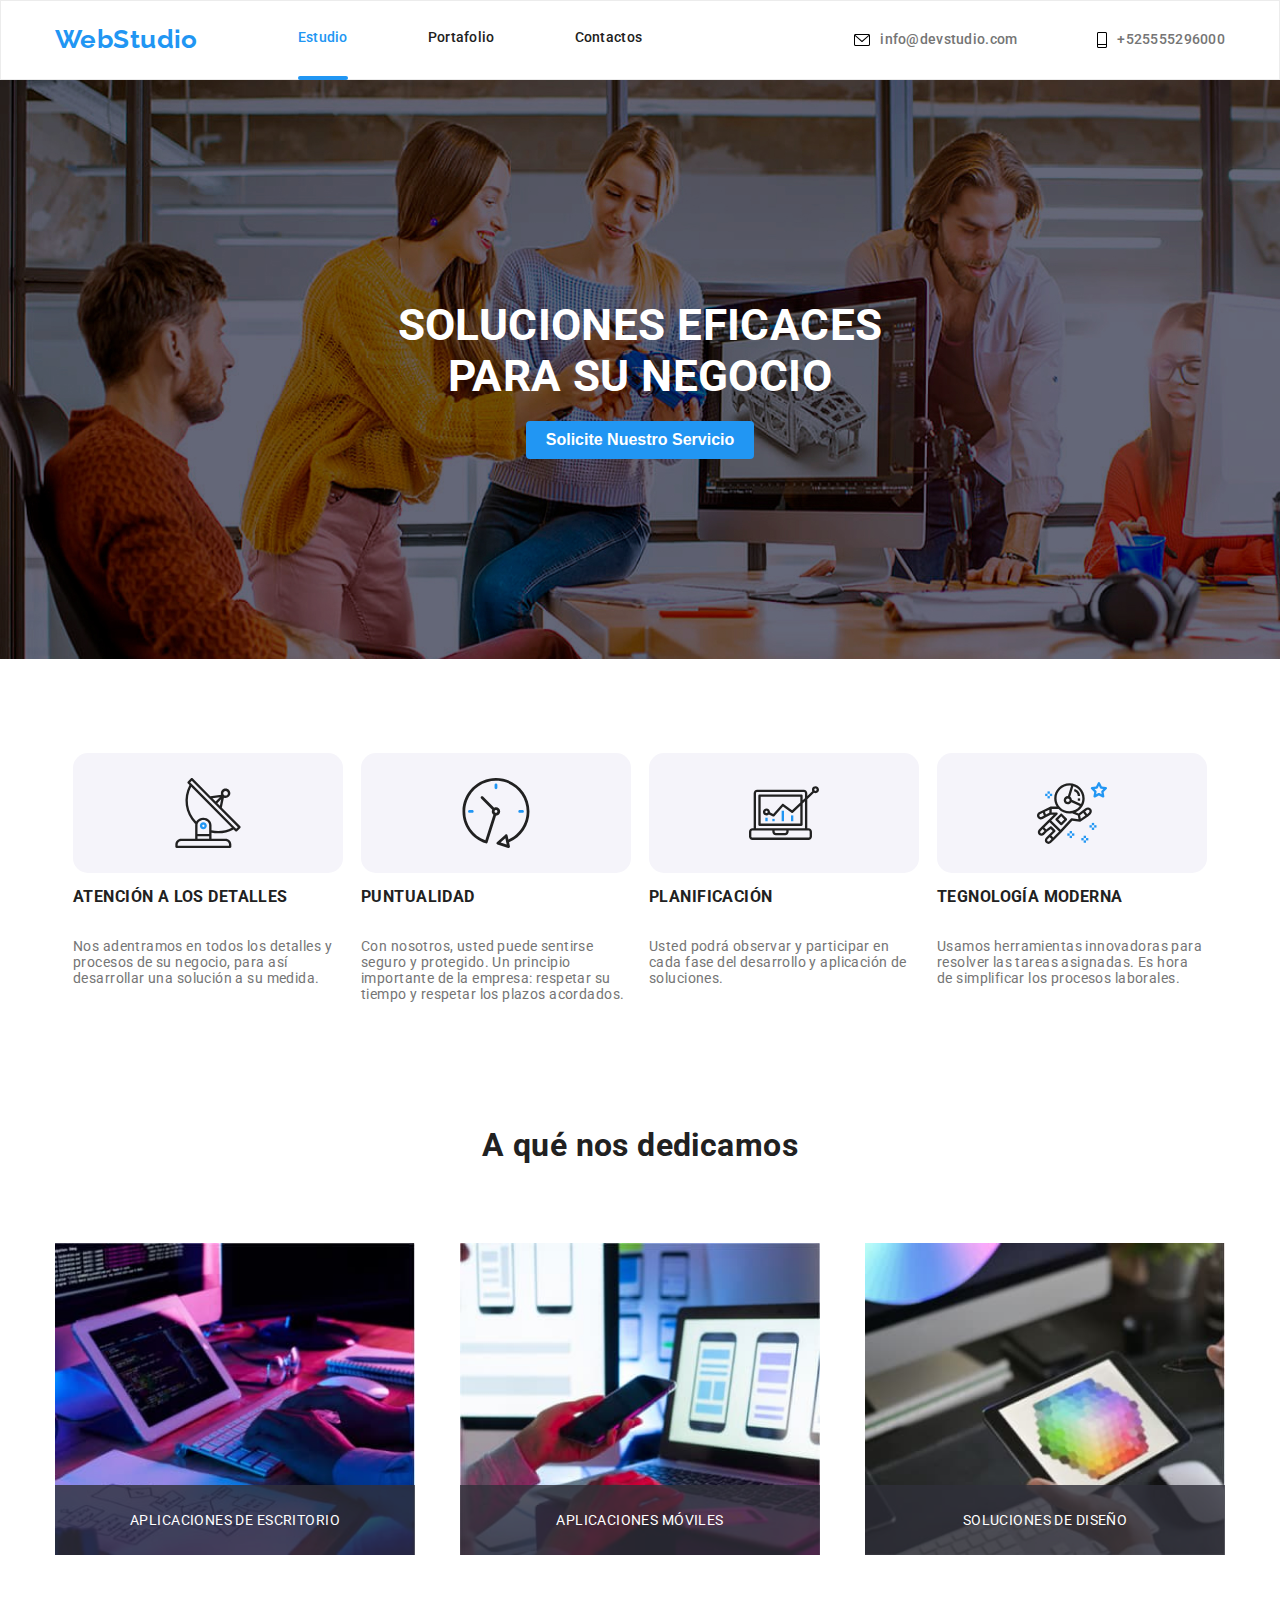
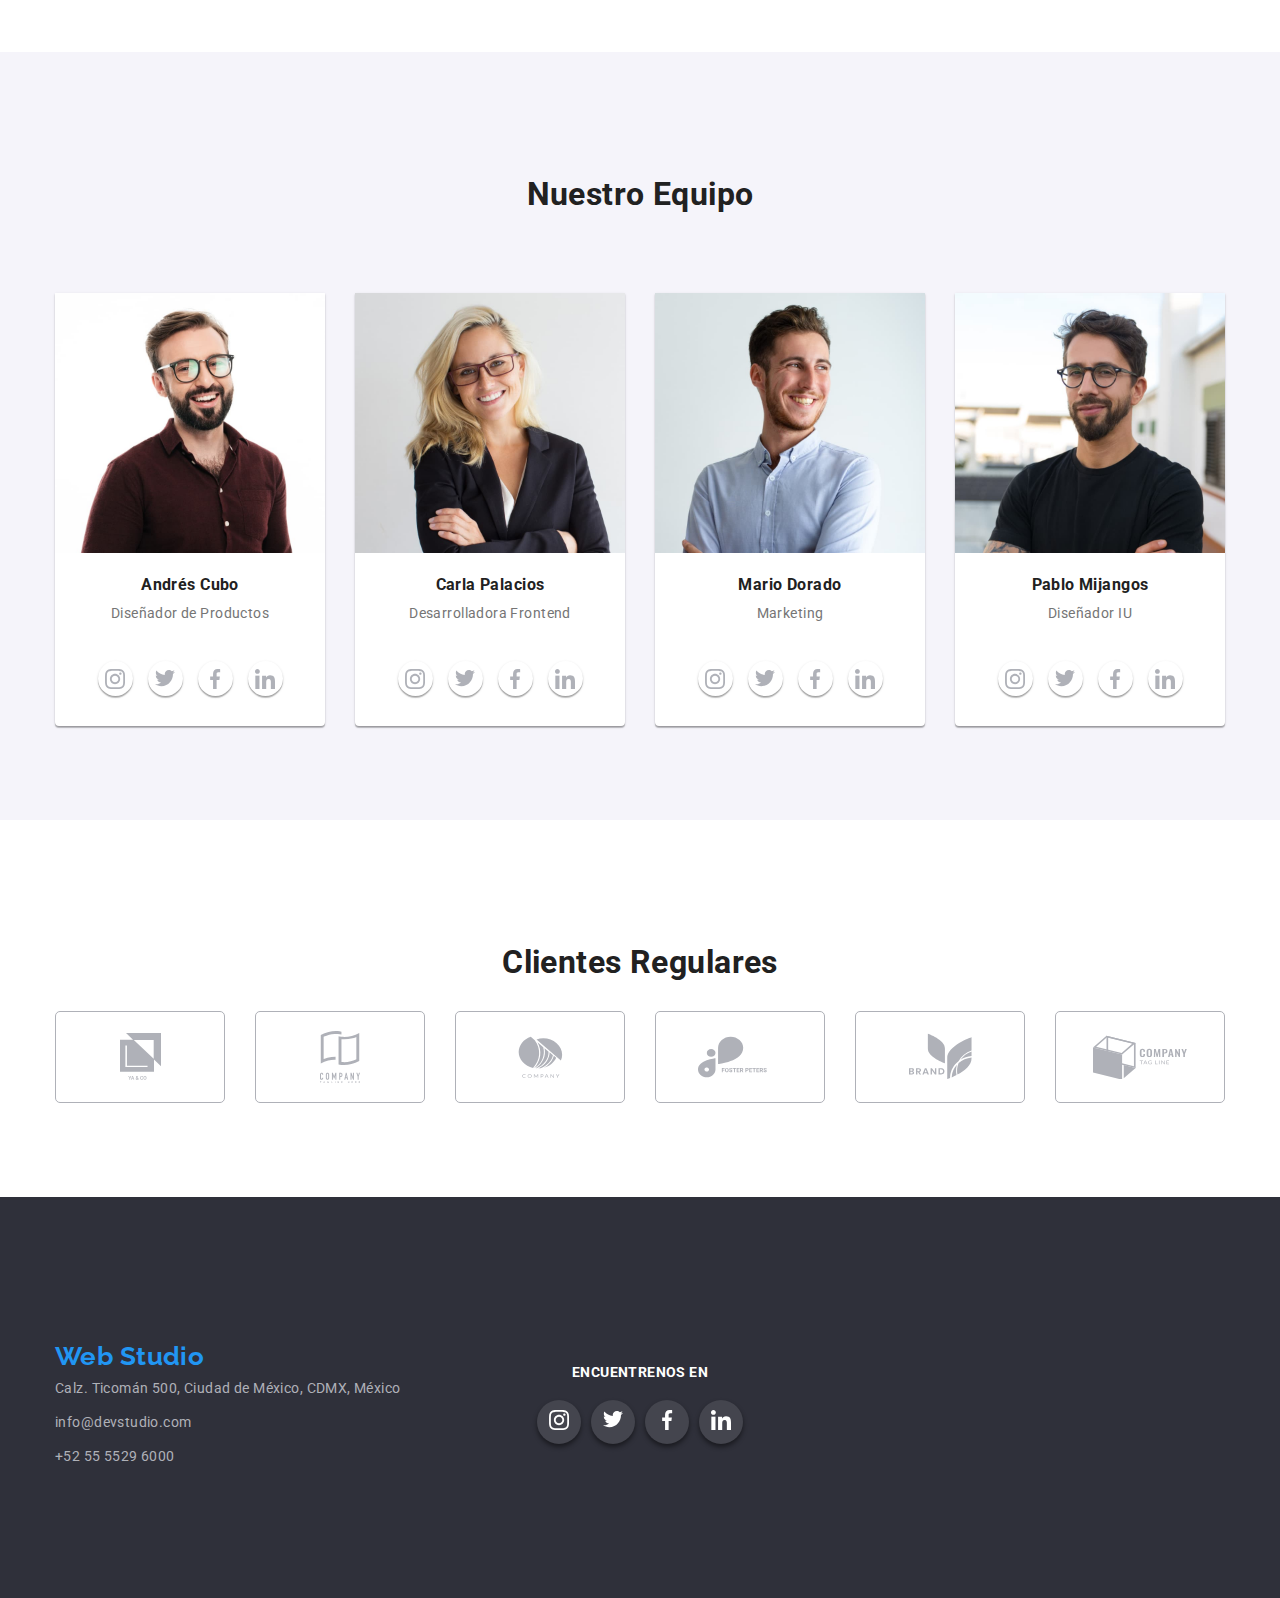
<file: index.html>
<!DOCTYPE html>
<html lang="en">
  <head>
    <meta charset="UTF-8" />
    <meta http-equiv="X-UA-Compatible" content="IE=edge" />
    <meta
      name="description"
      content="El estudio de los conceptos basicos de HTML5 para principiantes"
    />
    <link
      href="https://fonts.googleapis.com/css2?family=Roboto:wght@400;500;700;900&display=swap"
      rel="stylesheet"
    />
    <link
      href="https://fonts.googleapis.com/css2?family=Raleway:wght@700&display=swap"
      rel="stylesheet"
    />
    <link rel="stylesheet" href="./css/styles.css" />
    <link rel="stylesheet" href="./css/modern-normalize.css" />

    <title>WEB STUDIO</title>    
  </head>

  <body>
    <!-- SECTION - HEADER-->
    <header class="page-header">
      <div class="container">
        <nav>
          <!-- LOGO -->
          <a class="logo" href="index.html">WebStudio</a>
          <!-- MENU -->
          <ul class="nav-menu">
            <li><a class="page current" href="./index.html">Estudio</a></li>
            <li><a class="page" href="./portafolio.html">Portafolio</a></li>
            <li><a class="page" href="">Contactos</a></li>
          </ul>
        </nav>
        <!-- CONTACTOS -->
        <ul class="contacts-menu">
          <li>
            <a class="item" href="#">
              <svg class="icon" width="16" height="12">
                <use href="./images/SVG/icons.svg#email"></use>
              </svg>
              info@devstudio.com
            </a>
          </li>

          <li>
            <a class="item" href="#">
              <svg class="icon" width="10" height="16">
                <use href="./images/SVG/icons.svg#smartphone"></use>
              </svg>
              +525555296000
            </a>
          </li>
        </ul>
      </div>
    </header>

    <!-- SECTION MAIN -->
    <main>
      <section class="backdrop is-hidden" data-backdrop>
        <form action="" class="modal-form is-hidden" data-modal>
        <button  class="modal-form__closeBtn" type="button" data-modal-close>X</button>
      </form>
      </section>
      <!-- TUTULO - BOTON-->
      <section class="bg-fondo">
        <h1 class="main-title">SOLUCIONES EFICACES PARA SU NEGOCIO</h1>
        <button type="button" class="button-primary" data-modal-open>
          Solicite nuestro servicio
        </button>
        <div class="overlay"></div>
      </section>
      <!-- LISTA - DESCRIPCION -->
      <section class="benefits">
        <div class="container">
          <ul class="benefits-list">
            <li>
              <div>
                <svg class="icon-benefits" width="70" height="70">
                  <use href="./images/SVG/icons.svg#antena"></use>
                </svg>
              </div>

              <h3 class="title">ATENCIÓN A LOS DETALLES</h3>
              <p class="benefits-description">
                Nos adentramos en todos los detalles y procesos de su negocio,
                para así desarrollar una solución a su medida.
              </p>
            </li>

            <li>
              <div>
                <svg class="icon-benefits" width="70" height="70">
                  <use href="./images/SVG/icons.svg#clock"></use>
                </svg>
              </div>
              <h3 class="title">PUNTUALIDAD</h3>
              <p class="benefits-description">
                Con nosotros, usted puede sentirse seguro y protegido. Un
                principio importante de la empresa: respetar su tiempo y
                respetar los plazos acordados.
              </p>
            </li>

            <li>
              <div>
                <svg class="icon-benefits" width="70" height="70">
                  <use href="./images/SVG/icons.svg#computadora"></use>
                </svg>
              </div>
              <h3 class="title">PLANIFICACIÓN</h3>
              <p class="benefits-description">
                Usted podrá observar y participar en cada fase del desarrollo y
                aplicación de soluciones.
              </p>
            </li>

            <li>
              <div>
                <svg class="icon-benefits" width="70" height="70">
                  <use href="./images/SVG/icons.svg#astronaut"></use>
                </svg>
              </div>
              <h3 class="title">TEGNOLOGÍA MODERNA</h3>
              <p class="benefits-description">
                Usamos herramientas innovadoras para resolver las tareas
                asignadas. Es hora de simplificar los procesos laborales.
              </p>
            </li>
          </ul>
        </div>
      </section>

      <!--LISTA IMAGES -->
      <section class="servis no-top-pading">
        <div class="container">
          <h2>A qué nos dedicamos</h2>
          <!-- IMAGES -->
          <ul>
            <li>
              <div class="images">
                <img
                  src="./images/teclado.jpg"
                  alt="tecladotablet"
                  width="100%"
                />
                <p class="description">APLICACIONES DE ESCRITORIO</p>
              </div>
            </li>
            <li>
              <div class="images">
                <img
                  src="./images/portatil.jpg"
                  alt="portatiltelefono"
                  width="100%"
                />
                <p class="description">APLICACIONES MÓVILES</p>
              </div>
            </li>
            <li>
              <div class="images">
                <img
                  src="./images/tablet.jpg"
                  alt="tabletcolores"
                  width="100%"
                />
                <p class="description">SOLUCIONES DE DISEÑO</p>
              </div>
            </li>
          </ul>
        </div>
      </section>
      <!-- SECTION - PROFESSIONS-->
      <section class="professions">
        <div class="container">
          <h2>Nuestro Equipo</h2>
          <!-- IMAGES - EQUIPO - DESCRIPCION -->
          <ul class="professions-work">
            <li>
              <img src="images/imagen3.jpg" alt="andrescubo" width="270" />
              <h3>Andrés Cubo</h3>
              <p>Diseñador de Productos</p>
              <ul>
                <li>
                  <a href="#">
                    <svg class="icon" widht="20" heigth="20">
                      <use href="./images/SVG/icons.svg#instagram"></use>
                    </svg>
                  </a>
                </li>
                <li>
                  <a href="#">
                    <svg class="icon" width="20" height="18">
                      <use href="./images/SVG/icons.svg#twitter"></use>
                    </svg>
                  </a>
                </li>
                <li>
                  <a href="#">
                    <svg class="icon" widht="20" heigth="20">
                      <use href="./images/SVG/icons.svg#facebook"></use>
                    </svg>
                  </a>
                </li>
                <li>
                  <a href="#">
                    <svg class="icon" widht="20" heigth="20">
                      <use href="./images/SVG/icons.svg#linkedin"></use>
                    </svg>
                  </a>
                </li>
              </ul>
            </li>

            <li>
              <img src="images/imagen4.jpg" alt="carlapalacios" width="270" />
              <h3>Carla Palacios</h3>
              <p>Desarrolladora Frontend</p>
              <ul>
                <li>
                  <a href="#">
                    <svg class="icon" widht="20" heigth="20">
                      <use href="./images/SVG/icons.svg#instagram"></use>
                    </svg>
                  </a>
                </li>
                <li>
                  <a href="#">
                    <svg class="icon" widht="20" heigth="20">
                      <use href="./images/SVG/icons.svg#twitter"></use>
                    </svg>
                  </a>
                </li>
                <li>
                  <a href="#">
                    <svg class="icon" widht="20" heigth="20">
                      <use href="./images/SVG/icons.svg#facebook"></use>
                    </svg>
                  </a>
                </li>
                <li>
                  <a href="#">
                    <svg class="icon" widht="20" heigth="20">
                      <use href="./images/SVG/icons.svg#linkedin"></use>
                    </svg>
                  </a>
                </li>
              </ul>
            </li>

            <li>
              <img src="images/imagen5.jpg" alt="mariodorado" width="270" />
              <h3>Mario Dorado</h3>
              <p>Marketing</p>
              <ul>
                <li>
                  <a href="#">
                    <svg class="icon" widht="20" heigth="20">
                      <use href="./images/SVG/icons.svg#instagram"></use>
                    </svg>
                  </a>
                </li>
                <li>
                  <a href="#">
                    <svg class="icon" widht="20" heigth="20">
                      <use href="./images/SVG/icons.svg#twitter"></use>
                    </svg>
                  </a>
                </li>
                <li>
                  <a href="#">
                    <svg class="icon" widht="20" heigth="20">
                      <use href="./images/SVG/icons.svg#facebook"></use>
                    </svg>
                  </a>
                </li>
                <li>
                  <a href="#">
                    <svg class="icon" widht="20" heigth="20">
                      <use href="./images/SVG/icons.svg#linkedin"></use>
                    </svg>
                  </a>
                </li>
              </ul>
            </li>

            <li>
              <img src="images/imagen6.jpg" alt="pablomijangos" width="270" />
              <h3>Pablo Mijangos</h3>
              <p>Diseñador IU</p>
              <ul>
                <li>
                  <a href="#">
                    <svg class="icon" widht="20" heigth="20">
                      <use href="./images/SVG/icons.svg#instagram"></use>
                    </svg>
                  </a>
                </li>
                <li>
                  <a href="#">
                    <svg class="icon" widht="20" heigth="20">
                      <use href="./images/SVG/icons.svg#twitter"></use>
                    </svg>
                  </a>
                </li>
                <li>
                  <a href="#">
                    <svg class="icon" widht="20" heigth="20">
                      <use href="./images/SVG/icons.svg#facebook"></use>
                    </svg>
                  </a>
                </li>
                <li>
                  <a href="#">
                    <svg class="icon" widht="20" heigth="20">
                      <use href="./images/SVG/icons.svg#linkedin"></use>
                    </svg>
                  </a>
                </li>
              </ul>
            </li>
          </ul>
        </div>
      </section>
      <!-- clientes regulares  -->
      <section class="section customers">
        <div class="container">
          <h2>Clientes Regulares</h2>

          <ul>
            <li>
              <svg class="icon-customer" width="41" height="47">
                <use href="./images/SVG/icons.svg#client-1"></use>
              </svg>
            </li>

            <li>
              <svg class="icon-customer" width="40" height="52">
                <use href="./images/SVG/icons.svg#client-2"></use>
              </svg>
            </li>

            <li>
              <svg class="icon-customer" width="45" height="42">
                <use href="./images/SVG/icons.svg#client-3"></use>
              </svg>
            </li>
            <li>
              <svg class="icon-customer" width="85" height="42">
                <use href="./images/SVG/icons.svg#client-4"></use>
              </svg>
            </li>
            <li>
              <svg class="icon-customer" width="63" height="47">
                <use href="./images/SVG/icons.svg#client-5"></use>
              </svg>
            </li>
            <li>
              <svg class="icon-customer" width="94" height="44">
                <use href="./images/SVG/icons.svg#client-6"></use>
              </svg>
            </li>
          </ul>
        </div>
      </section>
    </main>
    <!-- PARTE FINAL -->
    <footer>
      <div class="container">
        <a class="logo" href="">Web Studio</a>
        <address>
          <ul>
            <li>
              <a class="contact"
                >Calz. Ticomán 500, Ciudad de México, CDMX, México</a
              >
            </li>
            <li>
              <a class="contact" href="mailto:info@example.com"
                >info@devstudio.com</a
              >
            </li>
            <li>
              <a class="contact" href="tel:+525555296000 ">+52 55 5529 6000</a>
            </li>
          </ul>
        </address>
        <aside>
          <p>ENCUENTRENOS EN</p>
          <ul>
            <li>
              <a href="#">
                <svg class="icon" width="20" height="20">
                  <use href="./images/SVG/icons.svg#instagram"></use>
                </svg>
              </a>
            </li>
            <li>
              <a href="#">
                <svg class="icon" width="20" height="20">
                  <use href="./images/SVG/icons.svg#twitter"></use>
                </svg>
              </a>
            </li>
            <li>
              <a href="#">
                <svg class="icon" width="20" height="20">
                  <use href="./images/SVG/icons.svg#facebook"></use>
                </svg>
              </a>
            </li>
            <li>
              <a href="#">
                <svg class="icon" width="20" height="20">
                  <use href="./images/SVG/icons.svg#linkedin"></use>
                </svg>
              </a>
            </li>
          </ul>
        </aside>
      </div>
    </footer>
    <script src="./js/modal.js"></script>
  </body>
</html>
</file>
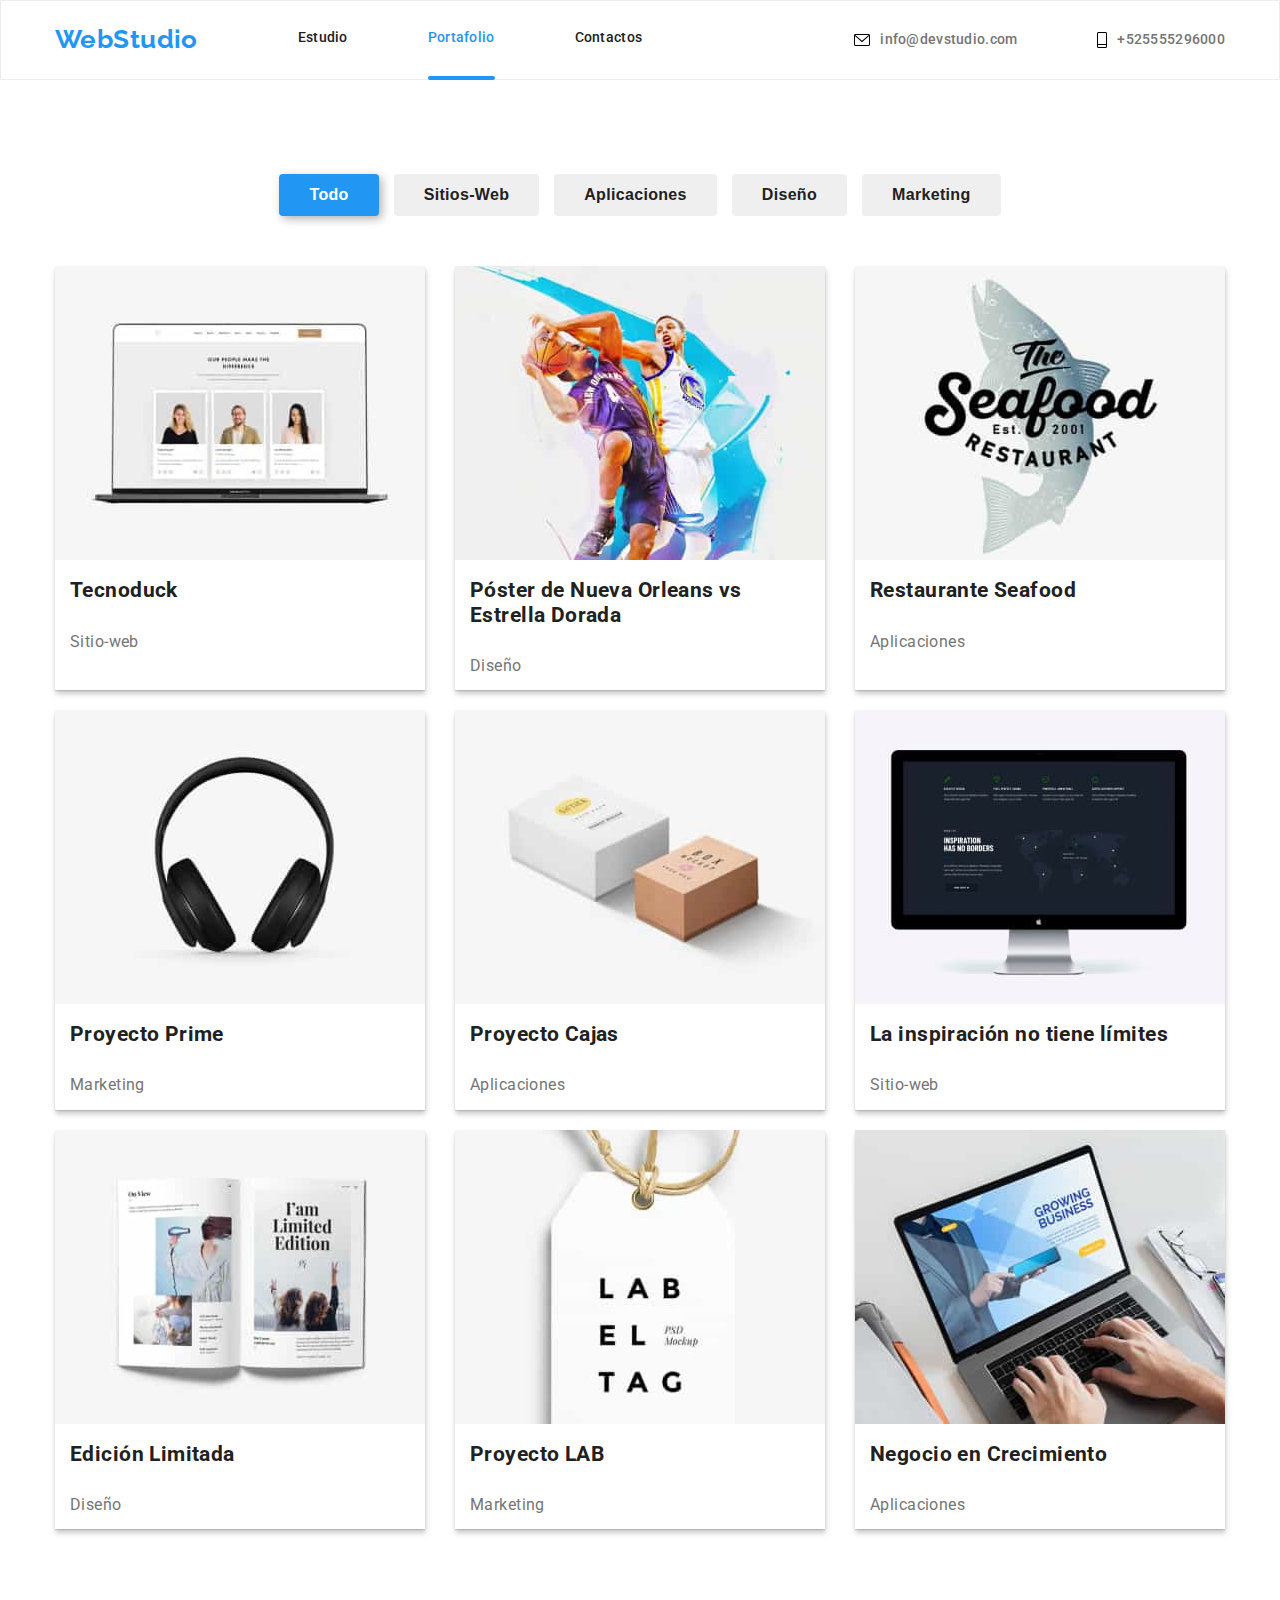
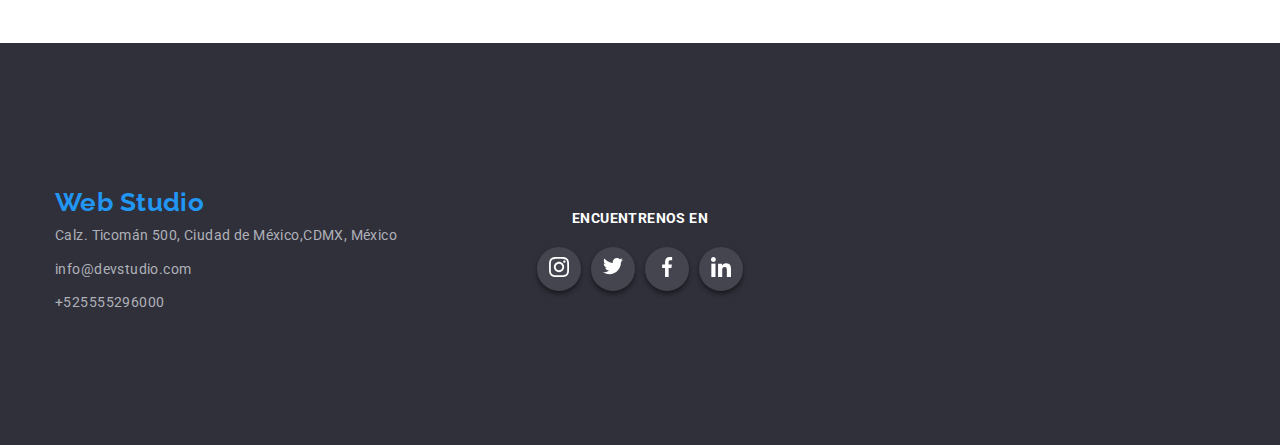
<file: portafolio.html>
<!DOCTYPE html>
<html lang="en">
  <head>
    <meta charset="UTF-8" />
    <meta http-equiv="X-UA-Compatible" content="IE=edge" />
    <meta
      name="description"
      content="El estudio de los conceptos basicos de HTML5 para principiantes"
    />
    <link
      href="https://fonts.googleapis.com/css2?family=Roboto:wght@400;500;700;900&display=swap"
      rel="stylesheet"
    />
    <link
      href="https://fonts.googleapis.com/css2?family=Raleway:wght@700&display=swap"
      rel="stylesheet"
    />
    <link rel="stylesheet" href="./css/modern-normalize.css" />
    <link rel="stylesheet" href="css/styles.css" />
    <title>WEB STUDIO</title>
  </head>

  <body>
    <!-- ENCABEZADO -->
    <header class="page-header">
      <div class="container">
        <nav>
          <!-- LOGO -->
          <a class="logo" href="./index.html">WebStudio</a>
          <!-- MENU -->
          <ul class="nav-menu">
            <li><a class="page" href="./index.html">Estudio</a></li>
            <li>
              <a class="page current" href="./portafolio.html">Portafolio</a>
            </li>
            <li><a class="page" href="">Contactos</a></li>
          </ul>
        </nav>
        <!-- CONTACTOS -->
        <ul class="contacts-menu">
          <li>
            <a class="item" href="#">
              <svg class="icon" width="16" height="12">
                <use href="./images/SVG/icons.svg#email"></use>
              </svg>
              info@devstudio.com
            </a>
          </li>

          <li>
            <a class="item" href="#">
              <svg class="icon" width="10" height="16">
                <use href="./images/SVG/icons.svg#smartphone"></use>
              </svg>
              +525555296000
            </a>
          </li>
        </ul>
      </div>
    </header>
    <!-- SECCION MEIN -->
    <main>
      <!--SECTION - PORTAFOLIO  -->
      <section class="portafolio">
        <div class="container">
          <!-- BOTONES - PORTAFOLIO -->
          <ul class="list-buttons">
            <li><button class="button current" type="button">Todo</button></li>
            <li><button class="button" type="button">Sitios-Web</button></li>
            <li><button class="button" type="button">Aplicaciones</button></li>
            <li><button class="button" type="button">Diseño</button></li>
            <li><button class="button" type="button">Marketing</button></li>
          </ul>
          <!-- TARJETAS -->
          <ul class="list-cards">
            <li>
              <a href="#" class="link">
                <div class="frame">
                  <img
                    src="./images/portafolio1.jpg"
                    alt="Tecnoduck"
                    width="370"
                  />
                  <p class="overlay">
                    Tecnoduck es una plataforma de distribución de coronavirus de última generación. Las compañías usan esta plataforma para el espionaje digital y los ataques a los servidores seguros de la competencia.
                  </p>
                </div>
                <h2 class="portafolio-title">Tecnoduck</h2>
                <p class="portafolio-subtitle">Sitio-web</p>
              </a>
            </li>

            <li>
              <a href="#" class="link">
                <div class="frame">
                  <img
                    src="./images/portafolio2.jpg"
                    alt="Póster de Nueva Orleans vs Estrella Dorada"
                    width="370"
                  />
                  <p class="overlay">
                    Tecnoduck es una plataforma de distribución de coronavirus de última generación. Las compañías usan esta plataforma para el espionaje digital y los ataques a los servidores seguros de la competencia.
                  </p>
                </div>
                <h2 class="portafolio-title">
                  Póster de Nueva Orleans vs Estrella Dorada
                </h2>
                <p class="portafolio-subtitle">Diseño</p>
              </a>
            </li>

            <li>
              <a href="#" class="link">
                <div class="frame">
                  <img
                    src="./images/portafolio3.jpg"
                    alt=">Restaurante Seafood"
                    width="370"
                  />
                  <p class="overlay">
                    Tecnoduck es una plataforma de distribución de coronavirus de última generación. Las compañías usan esta plataforma para el espionaje digital y los ataques a los servidores seguros de la competencia.
                  </p>
                </div>
                <h2 class="portafolio-title">Restaurante Seafood</h2>
                <p class="portafolio-subtitle">Aplicaciones</p>
              </a>
            </li>

            <li>
              <a href="#" class="link">
                <div class="frame">
                  <img
                    src="./images/portafolio4.jpg"
                    alt="Proyecto Prime"
                    width="370"
                  />
                  <p class="overlay">
                    Tecnoduck es una plataforma de distribución de coronavirus de última generación. Las compañías usan esta plataforma para el espionaje digital y los ataques a los servidores seguros de la competencia.
                </div>
                <h2 class="portafolio-title">Proyecto Prime</h2>
                <p class="portafolio-subtitle">Marketing</p>
              </a>
            </li>

            <li>
              <a href="#" class="link">
                <div class="frame">
                  <img
                    src="./images/portafolio5.jpg"
                    alt="Proyecto Cajas"
                    width="370"
                  />
                  <p class="overlay">
                    Tecnoduck es una plataforma de distribución de coronavirus de última generación. Las compañías usan esta plataforma para el espionaje digital y los ataques a los servidores seguros de la competencia.
                  </p>
                </div>
                <h2 class="portafolio-title">Proyecto Cajas</h2>
                <p class="portafolio-subtitle">Aplicaciones</p>
              </a>
            </li>

            <li>
              <a href="#" class="link">
                <div class="frame">
                  <img
                    src="./images/portafolio6.jpg"
                    alt="La inspiración no tiene límites"
                    width="370"
                  />
                  <p class="overlay">
                    Tecnoduck es una plataforma de distribución de coronavirus de última generación. Las compañías usan esta plataforma para el espionaje digital y los ataques a los servidores seguros de la competencia.
                </div>
                <h2 class="portafolio-title">
                  La inspiración no tiene límites
                </h2>
                <p class="portafolio-subtitle">Sitio-web</p>
              </a>
            </li>

            <li>
              <a href="#" class="link">
                <div class="frame">
                  <img
                    src="./images/portafolio7.jpg"
                    alt="Edición Limitada"
                    width="370"
                  />
                  <p class="overlay">
                    Tecnoduck es una plataforma de distribución de coronavirus de última generación. Las compañías usan esta plataforma para el espionaje digital y los ataques a los servidores seguros de la competencia.
                  </p>
                </div>
                <h2 class="portafolio-title">Edición Limitada</h2>
                <p class="portafolio-subtitle">Diseño</p>
              </a>
            </li>
            <li>
              <a href="#" class="link">
                <div class="frame">
                  <img
                    src="./images/portafolio8.jpg"
                    alt="Proyecto LAB"
                    width="370"
                  />
                  <p class="overlay">
                    Tecnoduck es una plataforma de distribución de coronavirus de última generación. Las compañías usan esta plataforma para el espionaje digital y los ataques a los servidores seguros de la competencia.
                  </p>
                </div>
                <h2 class="portafolio-title">Proyecto LAB</h2>
                <p class="portafolio-subtitle">Marketing</p>
              </a>
            </li>
            <li>
              <a href="#" class="link">
                <div class="frame">
                  <img
                    src="./images/portafolio9.jpg"
                    alt="Negocio en Crecimiento"
                    width="370"
                  />
                  <p class="overlay">
                    Tecnoduck es una plataforma de distribución de coronavirus de última generación. Las compañías usan esta plataforma para el espionaje digital y los ataques a los servidores seguros de la competencia.
                  </p>
                </div>
                <h2 class="portafolio-title">Negocio en Crecimiento</h2>
                <p class="portafolio-subtitle">Aplicaciones</p>
              </a>
            </li>
          </ul>
        </div>
      </section>
    </main>

    <footer>
      <div class="container">
        <a class="logo" href="">Web Studio</a>
        <address>
          <ul>
            <li>
              <a class="contact"
                >Calz. Ticomán 500, Ciudad de México,CDMX, México</a
              >
            </li>
            <li>
              <a class="contact" href="mailto:info@example.com"
                >info@devstudio.com</a
              >
            </li>
            <li>
              <a class="contact" href="tel:+525555296000 ">+525555296000</a>
            </li>
          </ul>
        </address>
        <aside>
          <p>ENCUENTRENOS EN</p>
          <ul>
            <li>
              <a href="#">
                <svg class="icon" width="20" height="20">
                  <use href="./images/SVG/icons.svg#instagram"></use>
                </svg>
              </a>
            </li>
            <li>
              <a href="#">
                <svg class="icon" width="20" height="20">
                  <use href="./images/SVG/icons.svg#twitter"></use>
                </svg>
              </a>
            </li>
            <li>
              <a href="#">
                <svg class="icon" width="20" height="20">
                  <use href="./images/SVG/icons.svg#facebook"></use>
                </svg>
              </a>
            </li>
            <li>
              <a href="#">
                <svg class="icon" width="20" height="20">
                  <use href="./images/SVG/icons.svg#linkedin"></use>
                </svg>
              </a>
            </li>
          </ul>
        </aside>
      </div>
    </footer>
  </body>
</html>
</file>
<file: css/styles.css>
:root {
  --accent-color: #2196f3;
  --accent-color-hover: #188ce8;
  --color-nav:#03a9f4;

  --background-black: #21303a;
  --background-black-1: #2f303a;
  --background-black-2: #2f303a;
  --background-black-240Perc: hsla(235, 10%, 21%, 0.4);

  --primary-black-color: #212121;
  --primary-text-color: #757575;
  --primary-white-color: #ffffff;

  --background-gray: #f5f4fa;
  --button-filter: #f5f4fa;
  --button-primary-hover: #188ce8;
  --logo-black: #000000;
  --text-white-opacity: #ffffff99;
   /* colores nuevos */
  --primary-white-60Perc: hsla(0, 0%, 100%, 0.6);
  --primary-white-10Perc: hsla(0, 0%, 100%, 0.1);

  --gray-1: #f5f4fa;
  --gray-2: #afb1b8;
  --black-1: #000000;

  --container-padding: calc((100% - 1200px) / 2);
}
* {
  margin: 0;
  padding: 0;
  box-sizing: border-box;
}
body {
  background-color: var(--primary-white-color);
  color: var(--primary-text-color);
  font-family: "Roboto", sans-serif;
  font-size: 14px;
  letter-spacing: 0.03em;
}
a {
  text-decoration: none;
}
section {
  padding: 94px 0;
}

.button-primary {
  background-color: var(--accent-color);
  color: var(--primary-white-color);
  font-size: 16px;
  font-weight: 700;
  border: none;
  outline: none;
  text-transform: capitalize;
  padding: 10px 20px;
  border-radius: 4px;
}
.button-primary:hover {
  background-color: var(--button-primary-hover);
  cursor: pointer;
}
.container {
  padding: 0 15px;
  max-width: 1200px;
  margin: 0 auto;
}
.logo {
  color: var(--accent-color);
  font-family: "Raleway", sans-serif;
  font-size: 26px;
  font-weight: 700;
  line-height: 1.2;
  text-decoration: none;
}
.logo-black {
  color: var(--logo-black);
}
.logo-white {
  color: var(--primary-white-color);
}
.section > h2 {
  color: var(--primary-black-color);
  font-size: 32px;
  font-weight: 700px;
  padding: 30px 0;
  text-align: center;
}
.no-top-pading {
  padding-top: 0;
}

/* ----------- header section ----------- */
.page-header {
  height: 80px;
  border: 1px solid #ECECEC;
}

.page-header .container {
  display: flex;
  justify-content: space-between;
  align-items: center;
  height: 100%;
}
.page-header .container nav {
  display: flex;
  align-items: center;
  gap: 100px;

}
.page-header .container nav .logo {
  color: var(--accent-color);
  font-family: "Raleway", sans-serif;
  font-size: 26px;
  font-weight: 700;
  line-height: 1.2;
  text-decoration: none;
}
.page-header .container nav .nav-menu {
  display: flex;
  list-style: none;
  gap: 80px;
}
.page-header .container nav .nav-menu .page {
  color: var(--primary-black-color);
  font-weight: 500;
  font-size: 14px;
  line-height: 1.4;
  letter-spacing: 0.02em;
  text-decoration: none;
  text-transform: capitalize;
}
.page-header .container nav .nav-menu .page.current::after{ 
  display: block;
  position: relative;
  content: "";
  background-color: var(--accent-color);
  width: 100%;
  border-radius: 2px;
  height: 4px;
  top: 28px;
} 

.page-header .container .contacts-menu {
  display: flex;
  list-style: none;
  gap: 80px;
}
.page-header .container .contacts-menu .item {
  display: flex;
  align-items:center;
  gap: 10px;
  color: var(--primary-text-color);
  font-weight: 500;
  font-size: 14px;
  line-height: 1.4;
  letter-spacing: 0.02em;
  text-decoration: none;
  height: 20px;
}
.page-header .container .contacts-menu li a .item .icon {
  fill:var(--color-nav)
}

.page-header .container nav .nav-menu .page:hover,
.page-header .container nav .nav-menu .page:focus,
.page-header .container nav .nav-menu .page.current,
.page-header .container .contacts-menu .item:hover,
.page-header .container .contacts-menu .item:focus 
.page-header .container .contacts-menu li .item:hover .icon {
  color: var(--accent-color);
  fill: var(--color-nav);
}

/* ----------- bg  fondo section ----------- */
.backdrop {
  display: flex;
  align-items: center;
  justify-content: center;

  background: rgba(0, 0, 0, 0.2);
  position: fixed;
  top:0;
  left: 0;

  width: 100vw;
  height: 100vh;
  opacity: 1;
  z-index: 10;
  transition: opacity 250ms cubic-bezier(0.4, 0, 0.2, 1); 
}
.backdrop.is-hidden {
  opacity: 0;
  pointer-events: none;
}
.modal-form {
  background-color: var(--primary-white-color);
  width: 528px;
  height: 581px;
  opacity: 1;
  transition: 
    transform cubic-bezier(0.4, 0, 0.2, 1)  250ms,
    opacity  cubic-bezier(0.4, 0, 0.2, 1) .1s;
  transform: translateY(0);
}
.modal-form.backdrop.is-hidden {
  transform: translateY(200px);
  opacity: 0;
}
.modal-form__closeBtn { 
  width: 30px;
  height: 30px;
  border: solid 1px var(--gray-2); 
  background-color: var(--primary-white-color);
  border-radius: 25px;
  cursor: pointer;
  transform: translate(482px, 12px);
}

.bg-fondo {
  background: rgba(47, 48, 58, 0.4);
  background-image: url("../images/img_fondo.jpg");
  background-blend-mode: overlay;
  padding: 200px var(--container-padding);
  position: relative;
  text-align: center;
}
.bg-fondo .main-title {
  width: 500px;
  margin: 20px auto;
  color: var(--primary-white-color);
  font-size: 44px;
  text-transform: capitalize;
  position: relative;
  z-index: 5;
}
/* ----------- Benefits section ----------- */
.benefits .container .benefits-list {
  display: flex;
  align-items: flex-start;
  flex-wrap: wrap;
  justify-content: space-evenly;
}
.benefits .container .benefits-list li div {
  display: flex;
  align-items: center;
  justify-content: center;

  background-color: var(--gray-1);
  border-radius: 15px;
  height: 120px;
  margin-bottom: 15px;
  width: 270px;
}
.benefits .container .benefits-list li {
  list-style: none;
  width: 270px;
}
.benefits .container .benefits-list li .title {
  height: 50px;
  text-transform: uppercase;
  color: var(--primary-black-color);
}
/* ----------- servis section----------- */
.servis .container h2 {
  color: var(--primary-black-color);
  font-size: 32px;
  font-weight: 700px;
  padding: 30px 0;
  text-align: center;
}
.servis .container ul {
  display: flex;
  align-items: center;
  justify-content: space-between;
  flex-wrap: wrap;
  padding-top: 50px;
}
.servis .container ul li {
  list-style: none;
  width: 360px;
}
.servis .container ul li .images {
  position: relative;
  overflow: hidden;
}
.servis .container ul li .images .description {
  position: absolute;
  top: 242px;
  left: 0;

  display: flex;
  align-items: center;
  justify-self: center;
  width: 100%;
  height: 70px;

  background-color: rgba(47, 48, 58, 0.8);
  color: var(--primary-white-color);
}
.servis .container ul li p {
  display: flex;
  justify-content: center;
}
/*----------- professions section -----------*/
.professions  {
  background-color: var(--gray-1);
}
.professions .container h2 {
  color: var(--primary-black-color);
  font-size: 32px;
  font-weight: 700px;
  padding: 30px 0;
  text-align: center;
}
.professions .container .professions-work {
  display: flex;
  justify-content: space-between;
  flex-wrap: wrap;
  align-items: flex-end;
  padding-top: 50px;
}
.professions .container .professions-work li {
  box-shadow: 0px 1px 3px rgba(0, 0, 0, 0.12), 0px 1px 1px rgba(0, 0, 0, 0.14), 0px 2px 1px rgba(0, 0, 0, 0.2);
  border-radius: 0px 0px 4px 4px; 
  background-color: var(--primary-white-color);
  text-align: center;
  list-style: none;
}

.professions .container .professions-work li h3 {
  color: var(--primary-black-color);
  margin: 20px 0 10px 0;
}
.professions .container .professions-work li p {
  margin-bottom: 30px;
}
.professions .container .professions-work li ul {
  display: flex;
  align-items: center;
  justify-content: center;
  gap: 15px;

  padding: 10px 20px;
  margin-bottom: 20px;
}
.professions .container .professions-work li ul li {
  display: block;
  width: 35px;
  height: 35px;
  border-radius: 25px;
}
.professions .container .professions-work li ul li a {
  display: flex;
  align-items: center;
  justify-content: center;

  border-radius: 25px;
  height: 35px;
  width: 35px;
}
.professions .container .professions-work li ul li a .icon {
  width: 20px;
  height: 20px;
  fill: var(--gray-2)
}
.professions .container .professions-work li ul li:hover a {
  background-color: var(--accent-color);
}
.professions .container .professions-work li ul li:hover a .icon {
  fill: var(--primary-white-color); 
}
/*----------- clientes regulares -----------*/
.customers .container h2 {
  color: var(--primary-black-color);
  font-size: 32px;
  font-weight: 700px;
  padding: 30px 0;
  text-align: center;
}
.customers .container ul {
  display: flex;
  align-items: center;
  justify-content: space-between;
  list-style: none;
}
.customers .container ul li {
  display: flex;
  align-items: center;
  justify-content: center;
  flex-wrap: wrap;
  border: solid 1px var(--gray-2);
  border-radius: 5px;
  cursor: pointer;
  height: 92px;
  width: 170px;
}

.customers .container ul li:hover {
  height: 92px;
  width: 170px;
  border: solid 2px var(--accent-color);
  border-radius: 5px;
}
.customers .container ul li:hover .icon-customer {
  fill:var(--accent-color);
}

.customers .container ul li .icon-customer {
  fill: var(--gray-2); 
}
/*----------- Portafolio section -----------*/
.portafolio .list-buttons {
  display: flex;
  align-items: center;
  justify-content: center;
  gap: 15px;
  margin-bottom: 50px;
  list-style: none;
}
.portafolio .list-buttons li button {
  border: none;
  outline: none;
  color: var(--primary-black-color);
  font-weight: 700;
  font-size: 16px;
  line-height: 1.4;
  letter-spacing: 0.02em;
  padding: 10px 30px;
  text-decoration: none;
  text-transform: capitalize;
  border-radius: 4px;
}

.portafolio .list-cards {
  justify-content: space-between;
  flex-wrap: wrap;
  display: flex;
}
.portafolio .list-cards li {
  box-shadow: 0px 1px 1px rgba(0, 0, 0, 0.12), 0px 4px 4px rgba(0, 0, 0, 0.06), 1px 4px 6px rgba(0, 0, 0, 0.16);
  margin-bottom: 20px;
  width: 370px;
  list-style: none;
}
.portafolio .list-cards li:hover {
  box-shadow: 5px 5px 15px rgba(0, 0, 0, 0.4);
}
.portafolio .list-cards li a .frame {
  position: relative;
  overflow: hidden;
}
.portafolio .list-cards li a .frame .overlay {
  position: absolute;
  top: 0;
  left: 0;

  display: flex;
  align-items: center;

  background-color: rgba(33, 149, 243, 0.9);
  color: var(--primary-white-color);
  height: 100%;
  padding: 20px;
  width: 100%;
  transform: translateY(100%);
  transition: transform 250ms cubic-bezier(0.4, 0, 0.2, 1); 

}

.portafolio .list-cards li:hover a .frame .overlay {
  transform: translateY(0);
}
.portafolio .list-cards li a h2 {
  color: var(--primary-black-color);
  padding: 15px;
}
.portafolio .list-cards li a p {
  color: var(--primary-text-color);
  font-size: 16px;
  padding: 15px;
}

.portafolio .list-buttons li .button:hover,
.portafolio .list-buttons li .button.current {
  color: var(--primary-white-color);
  box-shadow: 3px 3px 10px rgba(0, 0, 0, 0.3);
  background-color: var(--accent-color);
  cursor: pointer;
}

/*----------- footer section ----------- */
footer {
  padding: 94px var(--container-padding);
  background-color: var(--background-black-2);
}
footer .container {
  position: relative;
  top: 50px;
}
footer .container address ul {
  list-style: none;
}
footer .container address .contact {
  display: block;
  color: var(--gray-2);
  font-style: normal;
  font-weight: 400;
  font-size: 14px;
  line-height: 1.71;
  text-decoration: none;
  padding: 5px 0;
}
footer .container address ul li .contact:hover {
  color: var(--primary-white-color);
}
footer .container aside {  
  position: relative;
  bottom: 110px;
}
footer .container aside p {
  display: flex;
  justify-content:space-around;
  color: var(--primary-white-color);
  font-weight: 700;
  margin-bottom: 20px;
}
footer .container aside ul {
  display: flex;
  justify-content: center;
  align-items: center;
  list-style: none;
  gap: 10px;
}
footer .container aside ul li{
  display: flex;
  align-items: center;
  justify-content: center; 
  background-color: var(--primary-white-10Perc);
  border-radius: 25px;
  box-shadow: hsla(0, 0%, 0%, 0.479) 0 3px 5px  ;
  cursor: pointer;
  height: 44px;
  width: 44px;
}
footer .container aside ul li .icon {
  width: 20px;
  height: 20px;
  fill:var(--primary-white-color);
}
footer .container aside ul li:hover{
  background-color: var(--accent-color);
}
footer .container aside ul li:hover .icon {
  fill:var(--primary-white-color);
}
</file>
